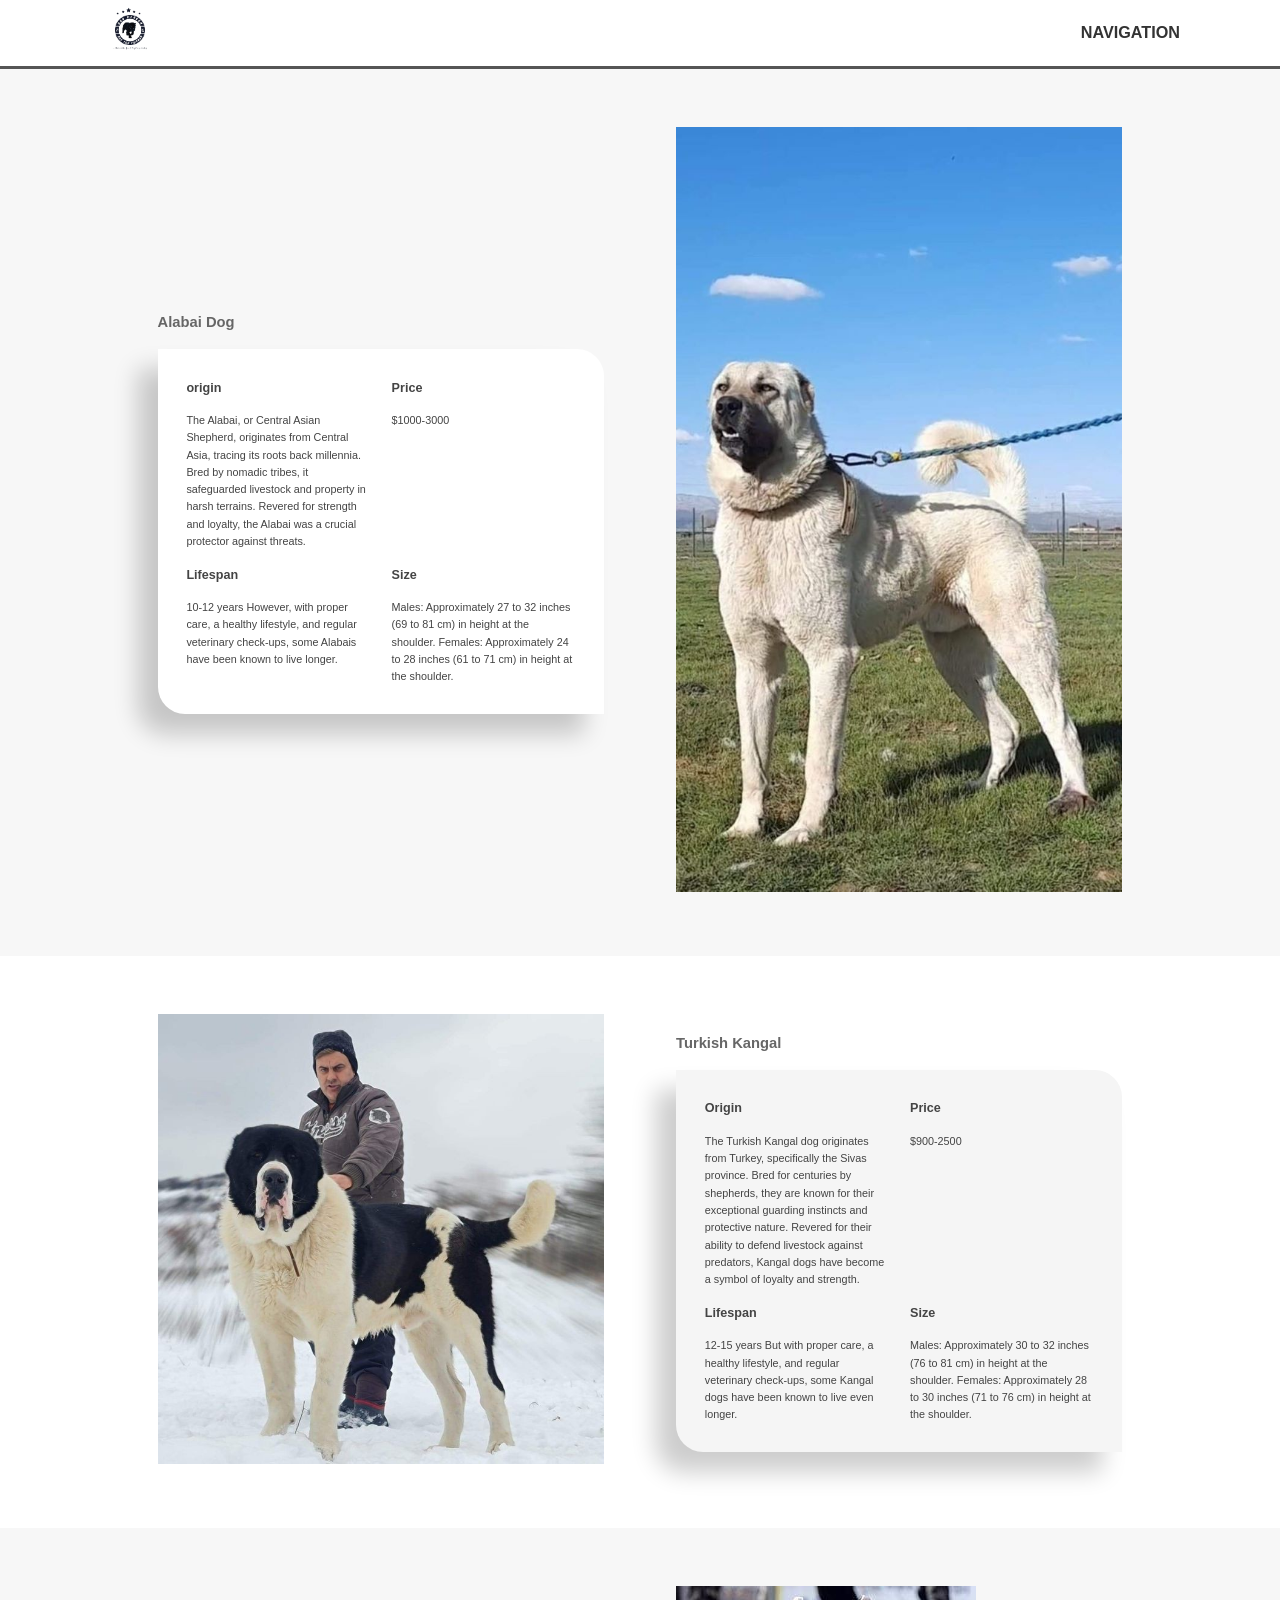
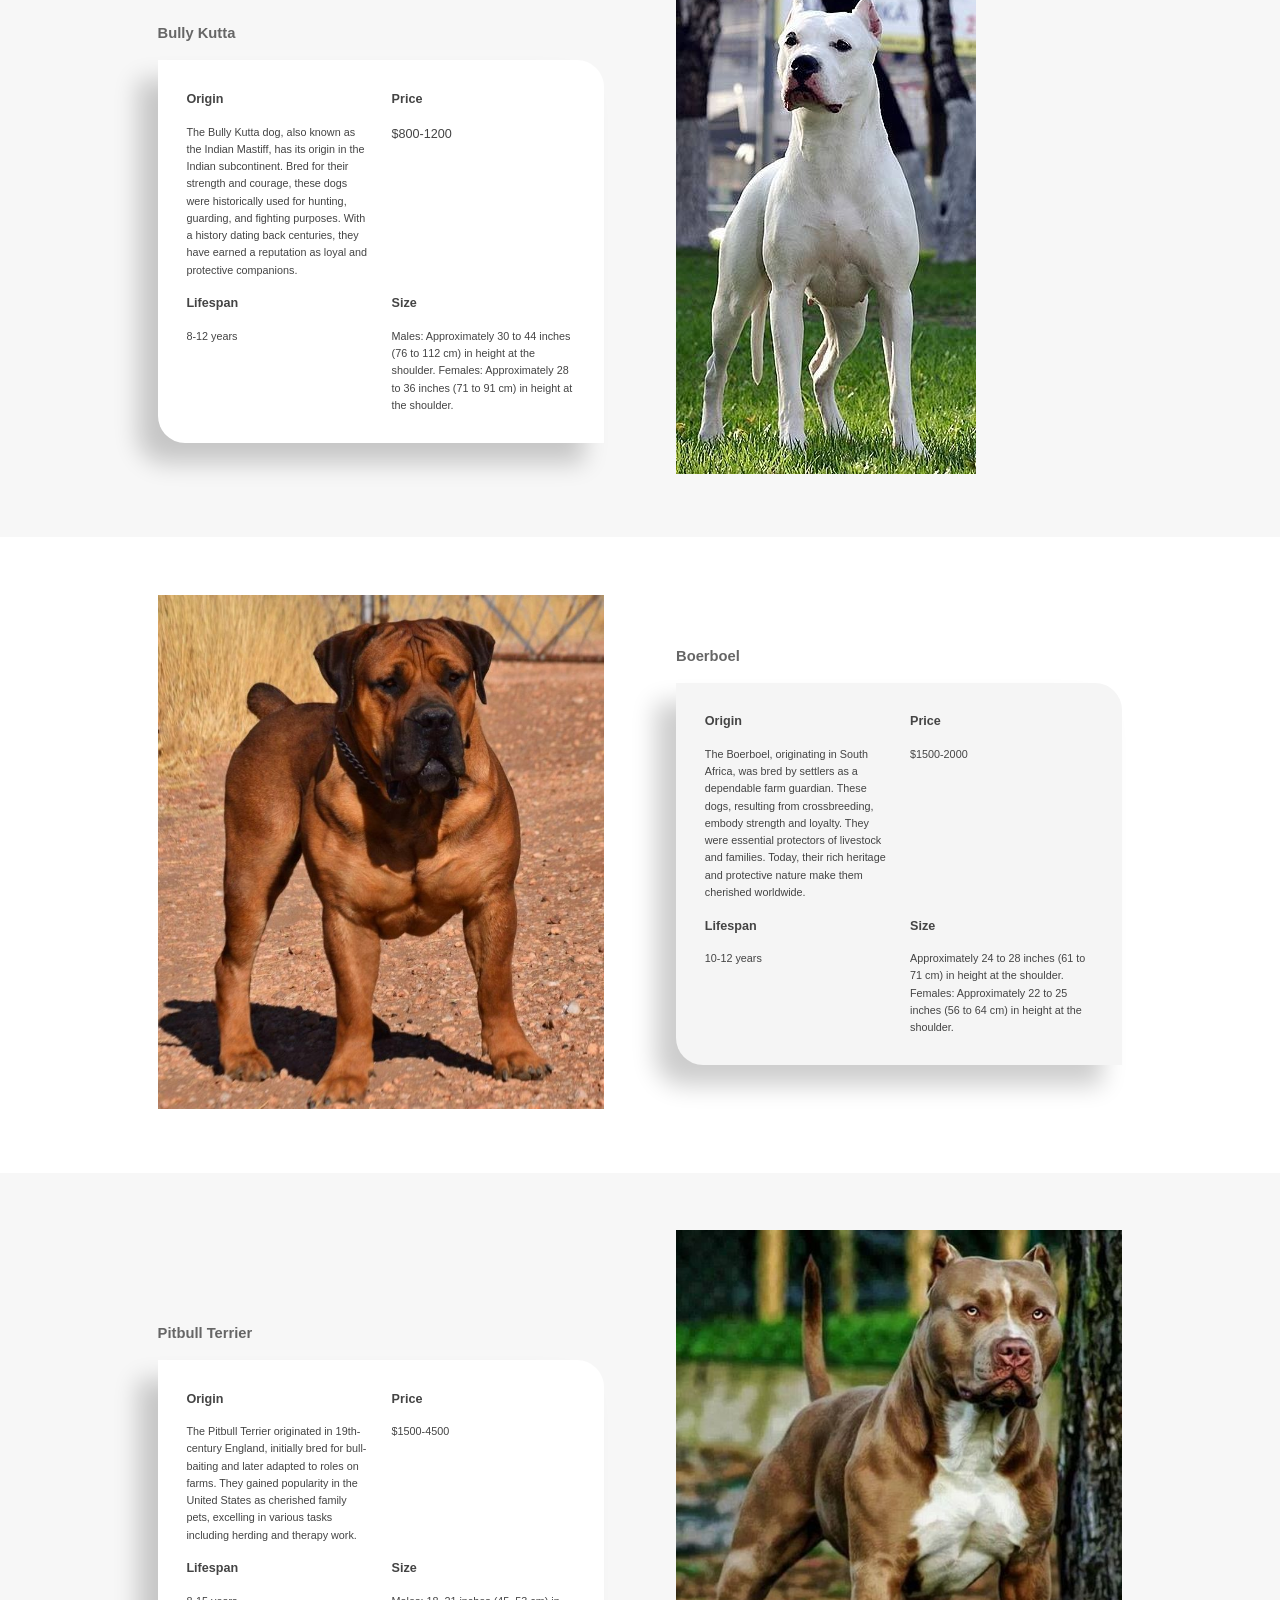
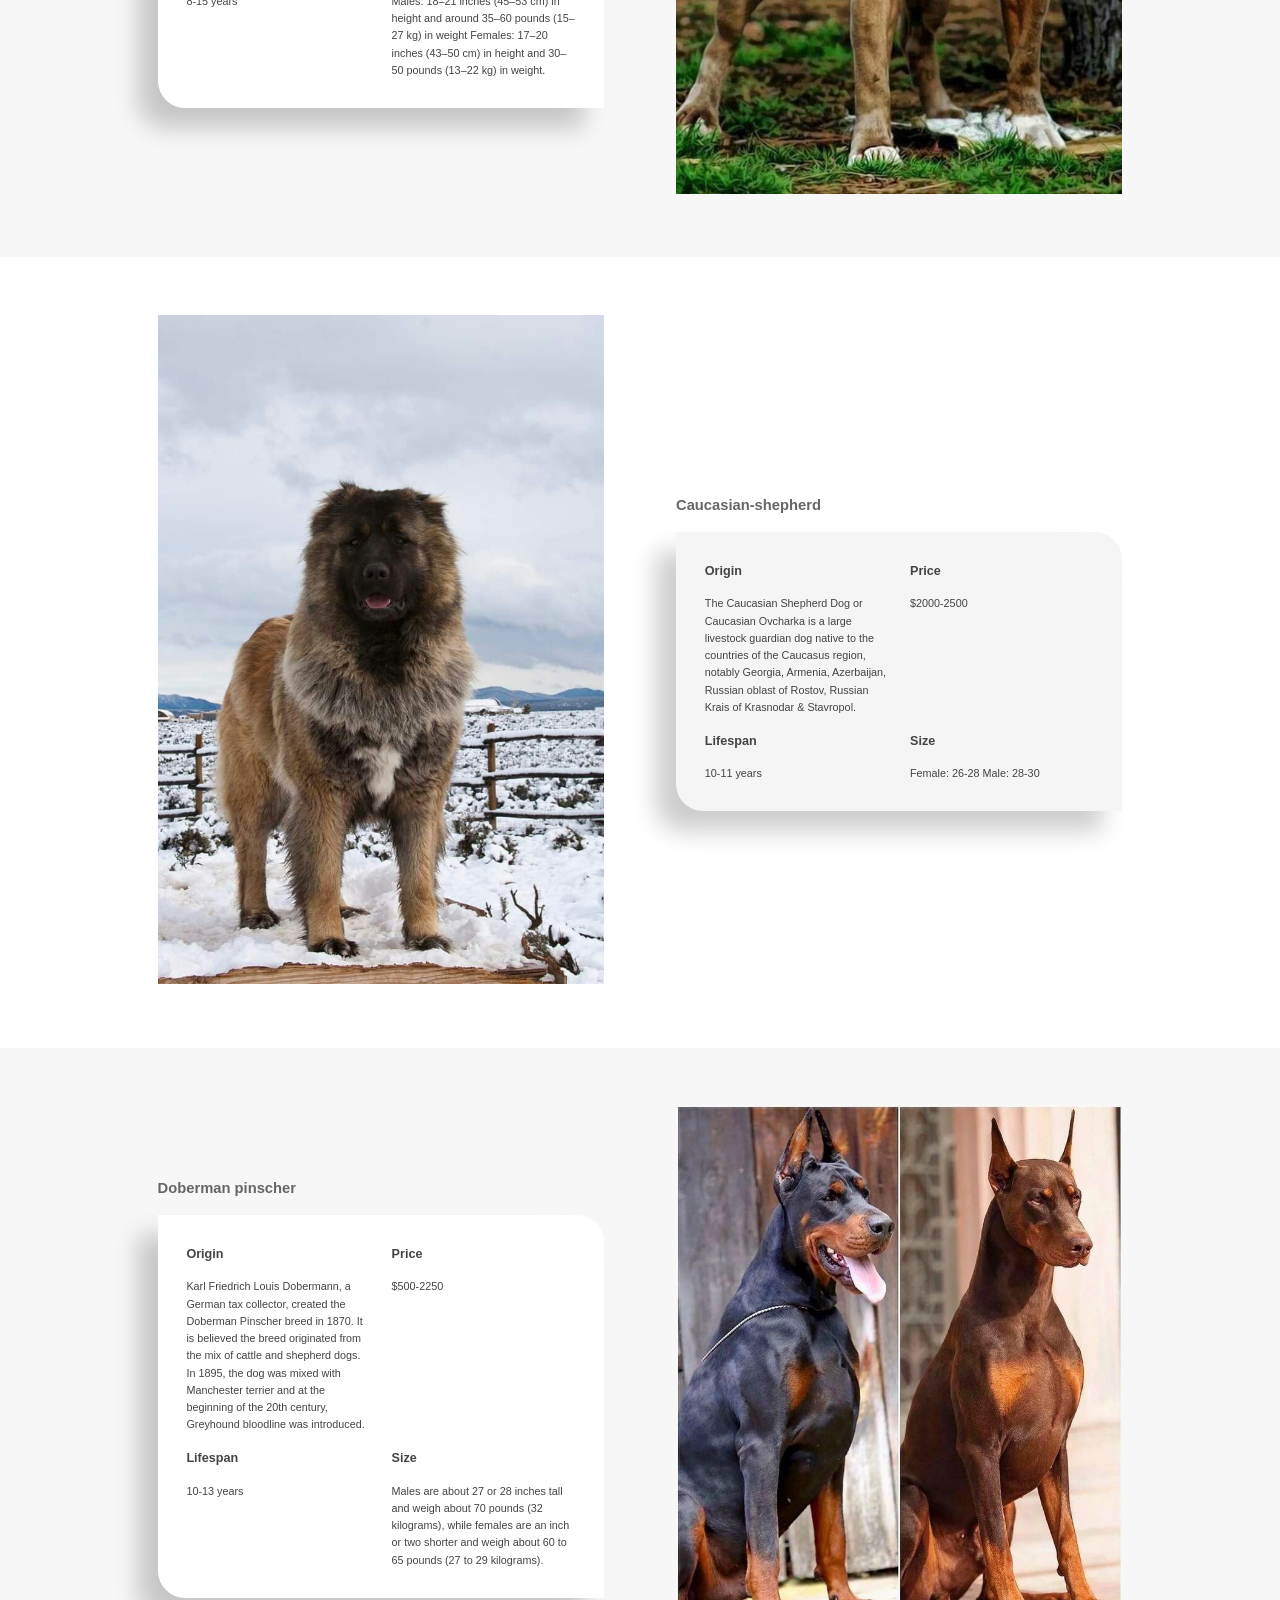
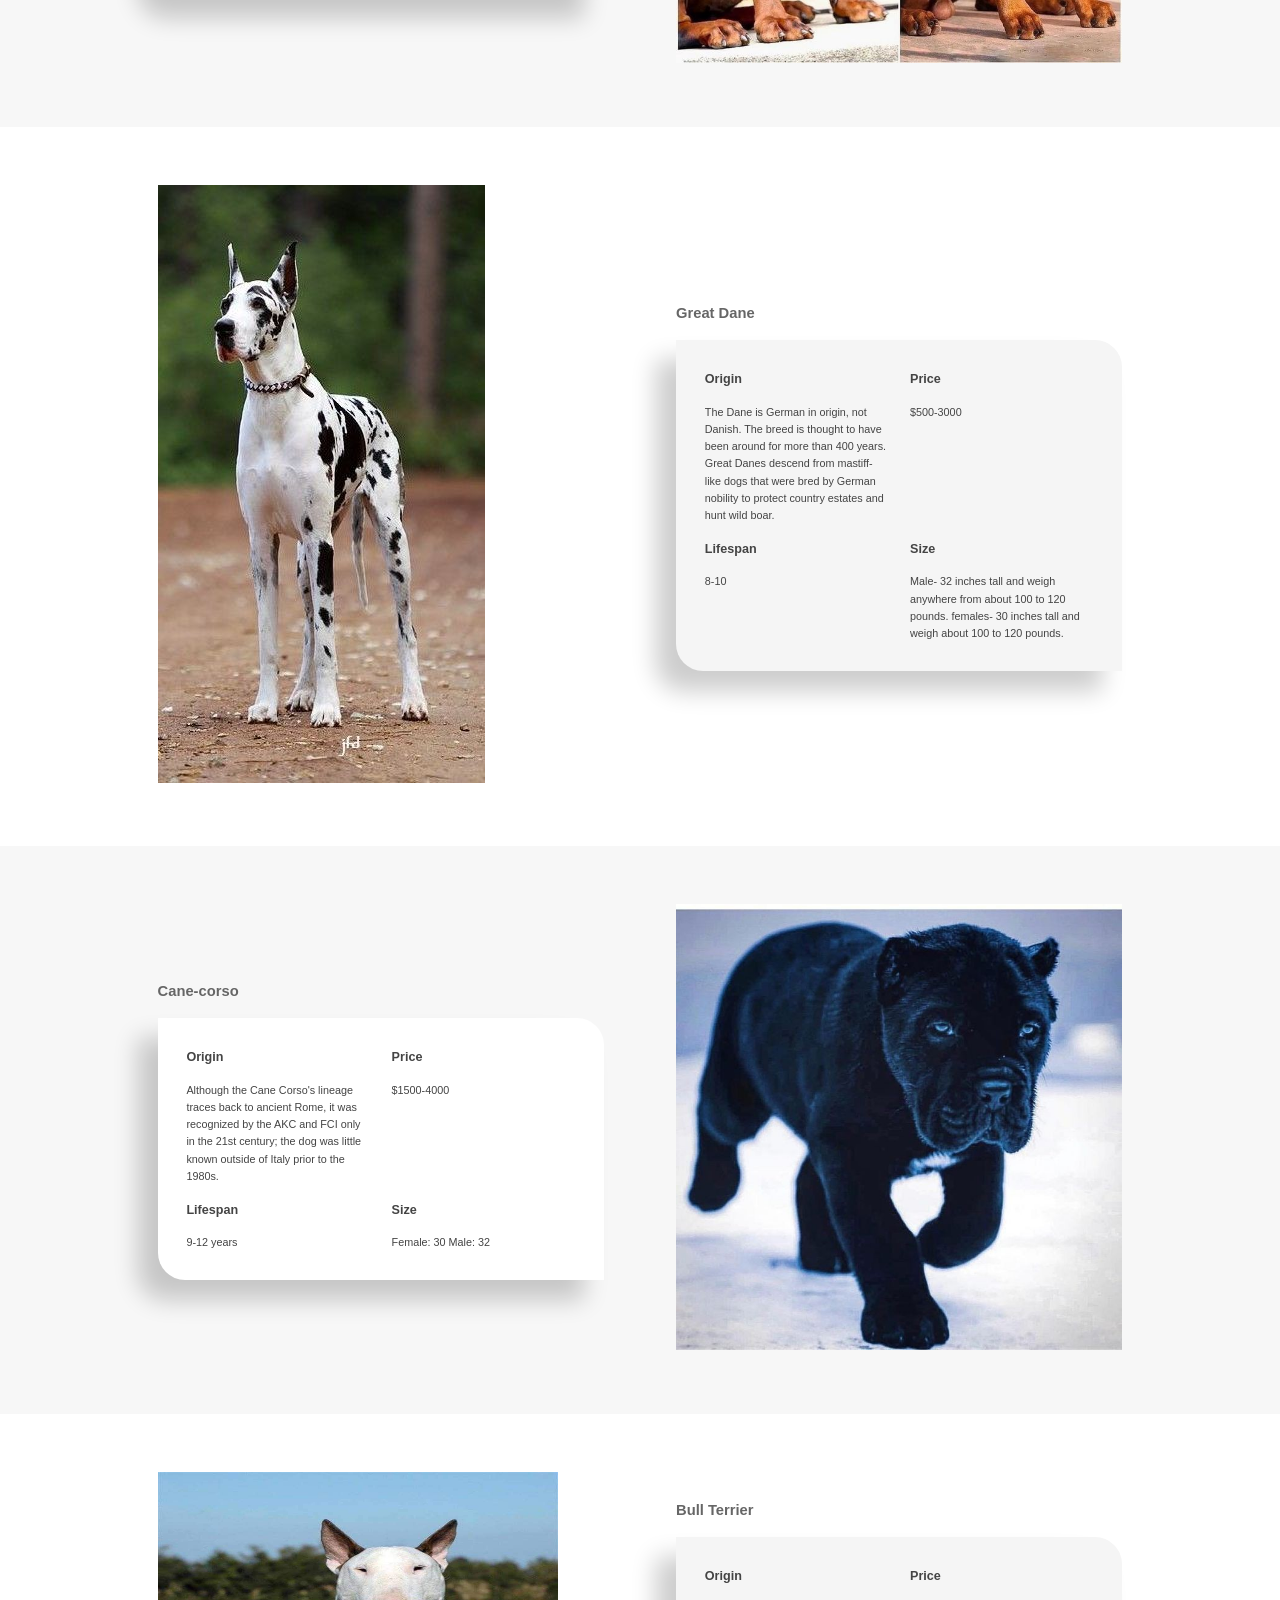
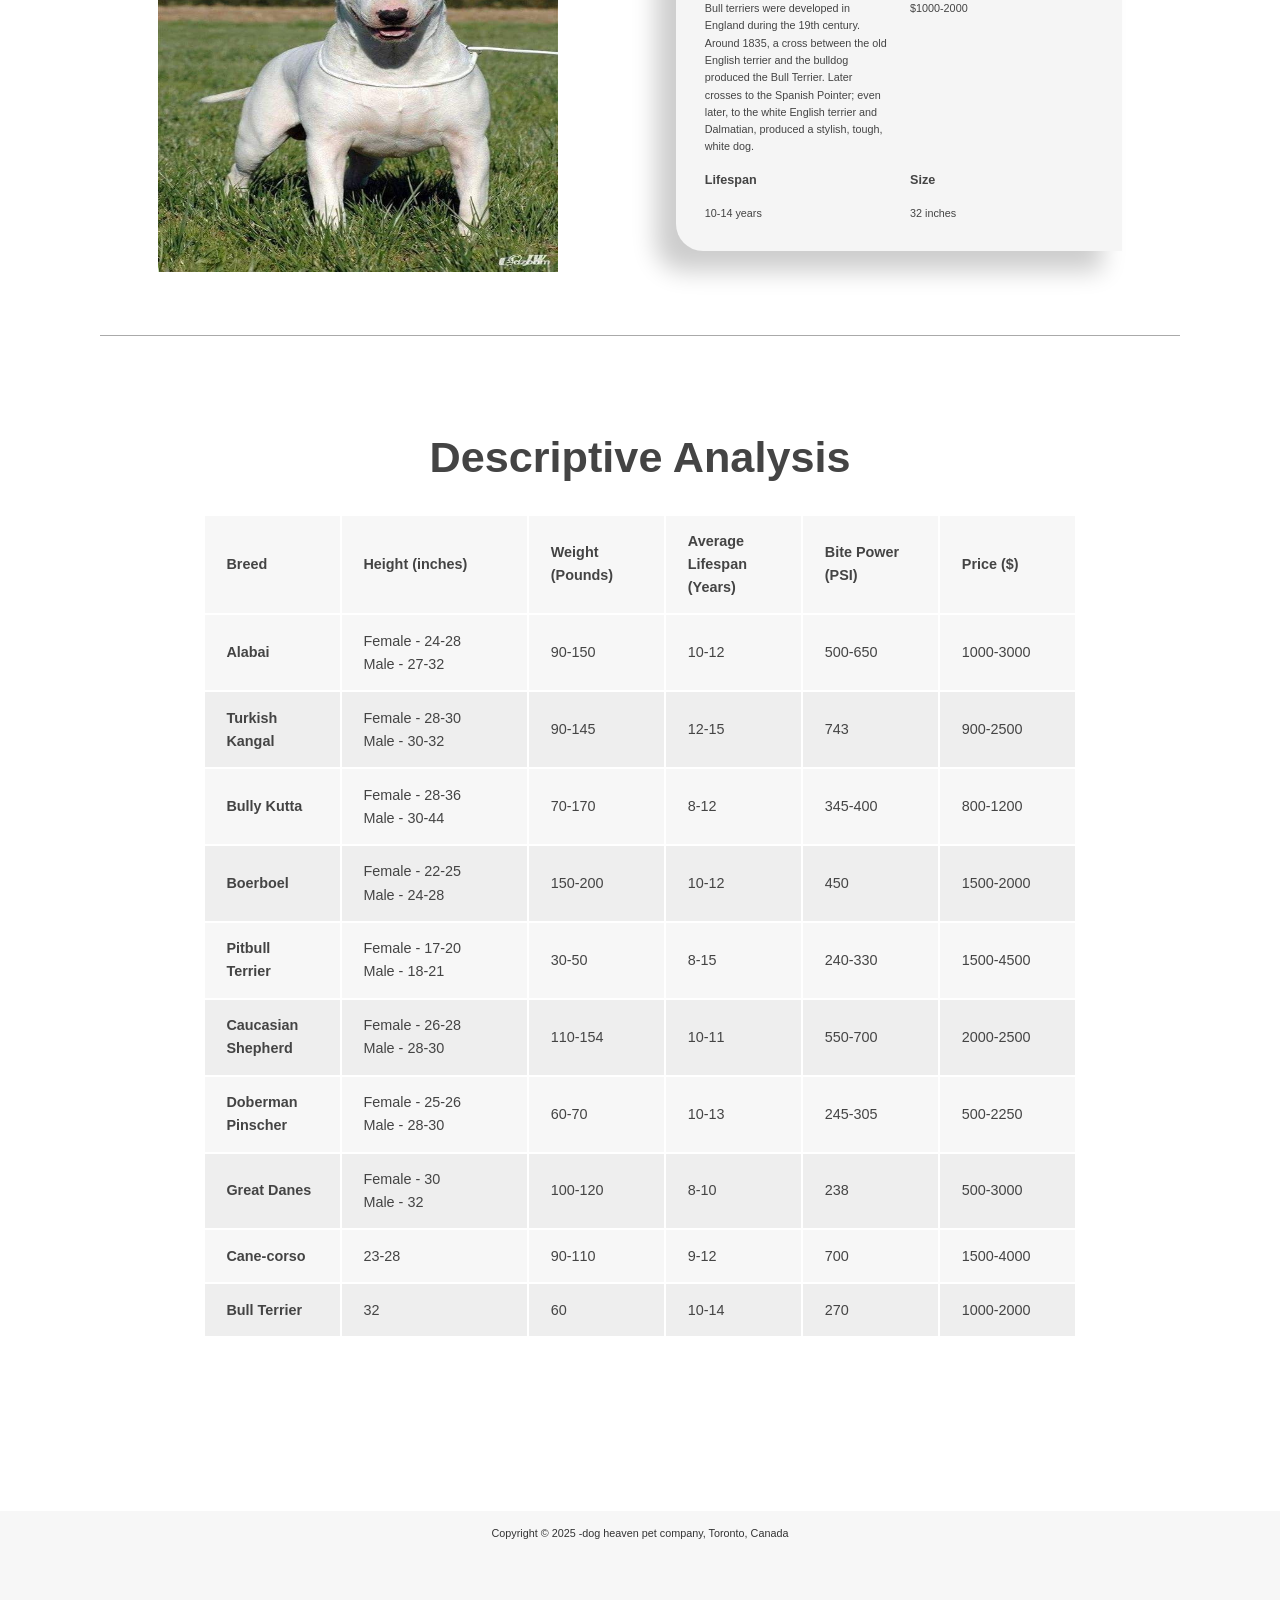
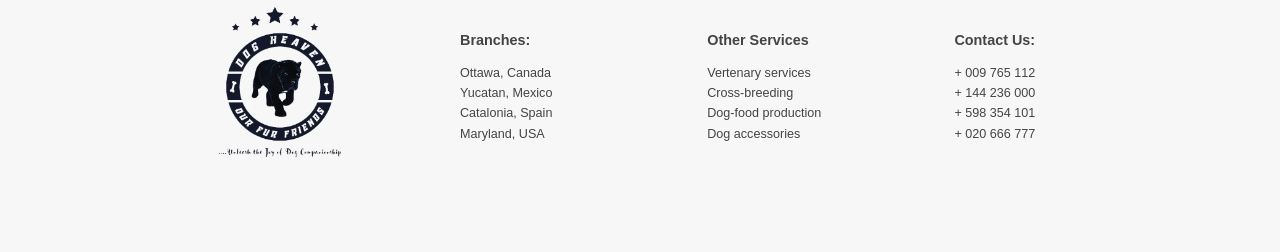
<file: target/dog-breeds/dogs.html>
<!DOCTYPE html>
<html lang="en">
<head>
    <meta charset="UTF-8">
    <meta name="viewport" content="width=device-width, initial-scale=1.0">
    
    <link rel="preconnect" href="https://fonts.googleapis.com">
    <link rel="preconnect" href="https://fonts.gstatic.com" crossorigin>
    <link href="https://fonts.googleapis.com/css2?family=Roboto:wght@300&family=Rubik:wght@400;500;600;700&display=swap" 
    rel="stylesheet">
    
    <title>Dog Collection</title>
    <link href="dogs.css" rel="stylesheet">
    <link href="dogquery.css" rel="stylesheet">
</head>


<body>
   
    <header>
        <div class="brand">

                <div class="container brand-container">
                    <div class="logo">
                        <img src="img/logo.png"
                        height="60"
                        width="60"
                        alt="logo">
                    </div>
                    
                    <div class="nav">
                        NAVIGATION
                    </div>
                </div>
                
        </div>
    </header>    
    
    
    
    <article class="article">

    
                <!-- BOX 1 -->


        <div class="boxes box-1">


                    <div class="container dog-properties dog-properties-1">
                        
                    
            
                        <div class="alabai-description">
                            <h3 class="alabai-header">
                                Alabai Dog
                            </h3>
            
                            <div class="description description-1">
                                <div>
                                    <h4 class="origin">
                                        origin
                                    </h4>
            
                                    <p class="origin-p">
                                        The Alabai, or Central Asian Shepherd, originates from Central Asia, tracing its roots back millennia. 
                                        Bred by nomadic tribes, it safeguarded livestock and property in harsh terrains. Revered for strength 
                                        and loyalty, the Alabai was a crucial protector against threats.
                                    </p>
                                </div>
            
                                <div>
                                
                                        <h4 class="price">
                                            Price
                                        </h4>
                                        <p class="price-p">
                                            $1000-3000
                                        </p>
                                    
                                </div>
                                
                                <div>
                                    <div>
                                        <h4 class="lifespan">
                                            Lifespan
                                        </h4>
                                        <p class="lifespan-p">
                                            10-12 years 
                                            However, with proper care, a healthy lifestyle, 
                                            and regular veterinary check-ups, some Alabais 
                                            have been known to live longer.
                                        </p>
                                    </div>
                                </div>
                                
                                <div>
                        
                                        <h4 class="size">
                                            Size
                                        </h4>
                                        <p class="size-p">
                                            Males: Approximately 27 to 32 inches (69 to 81 cm) in height at the shoulder.
                                            Females: Approximately 24 to 28 inches (61 to 71 cm) in height at the shoulder.
                                        </p>
                                
                                </div>
                            
                            </div>
                        </div>


                        <div class="alabai-img dog-img-box">
                            <img src="img/Alabai dog.jpg"
                             alt="alabai dog">
                        </div>


                    </div>
                </div>
        </div>

        
            

        <!-- BOX 2 -->



        <div class="boxes box-2">

            <div class="container dog-properties dog-properties-2">

                <div class="kangal-img dog-img-box">
                    <img src="img/Turkish kangal dog.jpg" class="dog-2"
                    alt="turkish kangal dog">
                </div>
                
    
                <div class="turkish-kangal-description">
                    <h3 class="turkish-kangal-header">
                        Turkish Kangal
                    </h3>
    
                    <div class="description description-2">
    
                        <div>
                            <h4 class="origin">Origin</h4>
                            <p class="origin-p">
                                The Turkish Kangal dog originates from Turkey, specifically the Sivas province. 
                                Bred for centuries by shepherds, they are known for their exceptional guarding 
                                instincts and protective nature. Revered for their ability to defend livestock 
                                against predators, Kangal dogs have become a symbol of loyalty and strength.
                            </p>
                        </div>
    
                        <div>
                            <h4 class="price">Price</h4>
                            <p class="price-p">
                                $900-2500
                            </p>
                        </div>
    
                        <div>
                            <h4 class="lifespan">Lifespan</h4>
                            <p class="lifespan-p">
                                12-15 years 
                                But with proper care, a healthy lifestyle, and regular veterinary check-ups, 
                                some Kangal dogs have been known to live even longer.
                            </p>
                        </div>
    
                        <div>
                            <h4 class="Size">
                                Size
                            </h4>
                            <p class="size-p">
                                Males: Approximately 30 to 32 inches (76 to 81 cm) in height at the shoulder.
                                Females: Approximately 28 to 30 inches (71 to 76 cm) in height at the shoulder.
                            </p>
                        </div>    
                    </div>
                </div>
            </div>
        </div>



        <!-- BOX 3 -->

        

        <div class="boxes box-3">

            <div class="container dog-properties dog-properties-3">
                
                
    
                <div class="bully-kutta-description">
                    <h3 class="bully-kutta-header">
                        Bully Kutta
                    </h3>
        
                    <div class="description description-3">
                        <div>
                            <h4 class="origin">Origin</h4>
                            <p class="origin-p">
                                The Bully Kutta dog, also known as 
                                the Indian Mastiff, has its origin in the Indian subcontinent. 
                                Bred for their strength and courage, these dogs were historically 
                                used for hunting, guarding, and fighting purposes. With a history 
                                dating back centuries, they have earned a reputation as loyal and 
                                protective companions.
                            </p>
                        </div>
        
                        <div>
                            <h4 class="price">Price</h4>
                            <div class="price-p">
                                $800-1200
                            </div>
                        </div>
        
                        <div>
                            <h4 class="lifespan">Lifespan</h4>
                            <p class="lifespan-p">
                                8-12 years
                            </p>
                        </div>
        
                        <div>
                            <h4 class="Size">
                                Size
                            </h4>
                            <p class="size-p">
                                Males: Approximately 30 to 44 inches (76 to 112 cm) in height at the shoulder.
                                Females: Approximately 28 to 36 inches (71 to 91 cm) in height at the shoulder.
                            </p>
                        </div>
                    </div>
                </div>



                <div class="Kutta-img dog-img-box">
                    <img src="img/Bully Kutta dog.jpg "
                    alt="bully kutta dog">
                </div>


            </div>
            
        </div>
        



        <!-- BOX 4 -->



        <div class="boxes box-4">

            <div class="container dog-properties dog-properties-4">

                
                <div class="boerboel-img dog-img-box">
                    <img src="img/Boerboel dog.jpg" class="boerboel"
                     alt="boerboel-dog">
                </div>
        
                <div class="boerboel-description">
                    <h3 class="boerboel-header">Boerboel</h3>
        
        
                    <div class="description description-4">
                        <div>
                            <h4 class="origin">Origin</h4>
                            <p class="origin-p">
                                The Boerboel, originating in South Africa, was bred by settlers as a dependable farm guardian. 
                                These dogs, resulting from crossbreeding, embody strength and loyalty. They were essential protectors 
                                of livestock and families. Today, their rich heritage and protective nature make them cherished worldwide.
                            </p>
                        </div>
            
                        <div>
                            <h4 class="lifespan">Price</h4>
                            <p class="price-p">
                                $1500-2000
                            </p>
                        </div>
            
                        <divv>
                            <h4 class="lifespan">Lifespan</h4>
                            <p class="lifespan-p">
                                10-12 years
                            </p>
                        </divv>
            
                        <div>
                            <h4 class="size">Size</h4>
                            <p class="size-p">
                                Approximately 24 to 28 inches (61 to 71 cm) in height at the shoulder.
                                Females: Approximately 22 to 25 inches (56 to 64 cm) in height at the shoulder.
                            </p>
                        </div>
                    </div>
                </div>
            </div>
            
        </div>
        

        <!-- BOX 5 -->



        <div class="boxes box-5">

            <div class="container dog-properties dog-properties-5">

                
                
        
                <div class="pitbull-description">
                    <h3 class="pitbull">
                        Pitbull Terrier
                    </h3>
        
                    <div class="description description-5">
                        <div>
                            <h4 class="origin">Origin</h4>
                            <p class="origin-p">
                                The Pitbull Terrier originated in 19th-century England, 
                                initially bred for bull-baiting and later adapted to roles on farms. 
                                They gained popularity in the United States as cherished family pets, 
                                excelling in various tasks including herding and therapy work.
                            </p>
                        </div>
        
                        <div>
                            <h4 class="price">Price</h4>
                            <p class="price-p">
                                $1500-4500
                            </p>
                        </div>
        
                        <div>
                            <h4 class="lifespan">Lifespan</h4>
                            <p class="lifespan-p">
                                8-15 years
                            </p>
                        </div>
        
                        <div>
                            <h4 class="size">Size</h4>
                            <p class="size-p">
                                Males: 18–21 inches 
                                (45–53 cm) in height and around 35–60 pounds (15–27 kg) in weight
                                Females: 17–20 inches (43–50 cm) in height and 30–50 pounds (13–22 kg) in weight.
                            </p>
                        </div>
                    </div>
                </div>


                <div class="pitbull-img dog-img-box">
                    <img src="img/pitbull dog.jpg"
                    alt="pitbull-dog">
                </div>


            </div>
            
        </div>
        



        <!-- BOX 6 -->



        <div class="boxes box-6">
            <div class="container dog-properties dog-properties-6">
                <div class="caucasian-img dog-img-box">
                    <img src="img/Caucasian shepherd dog.jpg"
                    alt="Caucasian-dog">
                </div>
                
        
                <div class="Caucasian-dog-description">
                    <h3 class="caucasian-dog-header">
                        Caucasian-shepherd
                    </h3>
        
                    <div class="description description-6">
                        <div>
                            <h4 class="origin">Origin</h4>
                            <p class="origin-p">
                                The Caucasian Shepherd Dog or Caucasian Ovcharka is a large livestock guardian 
                                dog native to the countries of the Caucasus region, notably Georgia, Armenia, 
                                Azerbaijan, Russian oblast of Rostov, Russian Krais of Krasnodar & Stavropol.
                            </p>
                        </div>
        
                        <div>
                            <h4 class="price">Price</h4>
                            <p class="price-p">
                                $2000-2500
                            </p>
                        </div>
        
                        <div>
                            <h4 class="lifespan">Lifespan</h4>
                            <p class="lifespan-p">
                                10-11 years
                            </p>
                        </div>
        
                        <div>
                            <h4 class="size">Size</h4>
                            <p class="size-p">
                                Female: 26-28
                                Male: 28-30
                            </p>
                        </div>
                    </div>
                </div>
            </div>
            
        </div>
        



        <!-- BOX 7 -->



        <div class="box box-7">
            <div class="container dog-properties dog-properties-7">
                
                
        
                <div class="doberman-dog-description">
                    <h3 class="Doberman-header">Doberman pinscher</h3>
        
        
                    <div class="description description-7">
                        <div>
                            <h4 class="origin">Origin</h4>
                            <p class="origin-p">
                                Karl Friedrich Louis Dobermann, a German tax collector, created 
                                the Doberman Pinscher breed in 1870. It is believed the breed originated 
                                from the mix of cattle and shepherd dogs. In 1895, the dog was mixed with 
                                Manchester terrier and at the beginning of the 20th century, Greyhound bloodline was introduced.
                            </p>
                        </div>
            
                        <div>
                            <h4 class="price">Price</h4>
                            <p class="price-p">
                                $500-2250
                            </p>
                        </div>
            
                        <div>
                            <h4 class="lifespan">
                                Lifespan
                            </h4>
                            <p class="lifespan-p">
                                10-13 years
                            </p>
                        </div>
            
                        <div>
                            <h4 class="size">Size</h4>
                            <p class="size-p">
                                Males are about 27 or 28 inches tall and weigh about 70 pounds (32 kilograms), 
                                while females are an inch or two shorter and weigh about 60 to 65 pounds (27 to 29 kilograms).
                            </p>
                        </div>
                    </div>
                </div>


                <div class="doberman-img dog-img-box">
                    <img src="img/doberman pinscher dog.jpg"
                    alt="doberman-dog">
                </div>


            </div>
            
        </div>
    


            <!-- BOX 8 -->
       

       <div class="boxes box-8">

        <div class="container dog-properties dog-properties-8">

            <div class="dane-img dog-img-box">
                <img src="img/great dane dog.jpg"
                alt="great dane dog">
            </div>
            

            <div class="great-dane-dog-description">
                <h3 class="great-dane-header">
                    Great Dane
                </h3>

                <div class="description description-8">
                    <div>
                        <h4 class="origin">Origin</h4>
                        <p class="origin-p">
                            The Dane is German in origin, not Danish. The breed is thought to have been around for more than 
                            400 years. Great Danes descend from mastiff-like dogs that were bred by German nobility to protect country 
                            estates and hunt wild boar.
                        </p>
                    </div>

                    <div>
                        <h4 class="price">Price</h4>
                        <p class="price-p">
                            $500-3000
                        </p>
                    </div>

                    <div>
                        <h4 class="lifespan">
                            Lifespan
                        </h4>
                        <p class="lifespan-p">
                            8-10
                        </p>
                    </div>

                    <div>
                        <h4 class="size">Size</h4>
                        <p class="size-p">
                            Male- 32 inches tall and weigh anywhere 
                            from about 100 to 120 pounds.
                            females- 30 inches tall and weigh about 100 to 120 pounds.
                        </p>
                    </div>
                </div>
            </div>
        </div>
            
       </div> 
            
       
       


       <!-- BOX 9 -->



       <div class="boxes box-9">

        <div class="container dog-properties dog-properties-9">
            
            


            <div class="cane-corso-description">
                <h3 class="cane-corso-dog-header">
                    Cane-corso
                </h3>

                <div class="description description-9">
                    <div>
                        <h4 class="origin">Origin</h4>
                        <p class="origin-p">
                            Although the Cane Corso's lineage traces back to ancient Rome, 
                            it was recognized by the AKC and FCI only in the 21st century; 
                            the dog was little known outside of Italy prior to the 1980s.
                        </p>
                    </div>

                    <div>
                        <h4 class="price">Price</h4>
                        <p class="price-p">
                            $1500-4000
                        </p>
                    </div>

                    <div>
                        <h4 class="lifespan">
                            Lifespan
                        </h4>
                        <p class="lifespan-p">
                            9-12 years
                        </p>
                    </div>

                    <div>
                        <h4 class="size">
                            Size
                        </h4>
                        <p class="size-p">
                            Female: 30
                            Male: 32
                        </p>
                    </div>
                </div>
            </div>


            <div class="corso-img dog-img-box">
                <img src="img/cane Corso dog.jpg"
                alt="Cane Corso-dog">
            </div>

        </div>
            
       </div>

        
       <!-- BOX 10 -->

       <div class="boxes box-10">

            <div class="container dog-properties dog-properties-9">
                <div class="bull terrier-img dog-img-box">
                    <img src="img/Bull terrier dog.jpg"
                    height="400" width="400" alt="bull terrier-dog">
                </div>
                
    
                <div class="bull-terrier-description">
                    <h3 class="bull-terrier-header">
                        Bull Terrier
                    </h3>
    
                    <div class="description description-10">
                        <div>
                            <h4 class="origin">Origin</h4>
                            <p class="origin-p">
                                Bull terriers were developed in England during the 19th century. 
                                Around 1835, a cross between the 
                                old English terrier and the bulldog 
                                produced the Bull Terrier. Later crosses to the Spanish Pointer; even 
                                later, to the white English terrier and Dalmatian, produced a stylish, 
                                tough, white dog.
                            </p>
                        </div>
    
                        <div>
                            <h4 class="price">Price</h4>
                            <p class="price-p">
                                $1000-2000
                            </p>
                        </div>
    
                        <div>
                            <h4 class="lifespan">Lifespan</h4>
                            <p class="lifespan-p">
                                10-14 years
                            </p>
                        </div>
    
                        <div>
                            <h4 class="size">Size</h4>
                            <p class="size-p">
                                32 inches
                            </p>
                        </div>
                    </div>
                </div>
            </div>
            
       </div>
        
  
    </div>






    
    <div class="table-container container">
    
    <h4 class="table-header">
        Descriptive Analysis
    </h4>
    

                    <table>
                        <thead >

                            <tr>
                                <th>Breed</th>
                                <th>Height (inches)</th>
                                <th>Weight (Pounds)</th>
                                <th>Average Lifespan (Years)</th>
                                <th>Bite Power (PSI)</th>
                                <th>Price ($)</th>
                            </tr>
                            
                        </thead>
                
                
                        <tbody>

                            <tr>
                                <th>Alabai</th>
                                <td>
                                    <p>Female - 24-28</p>
                                    <p>Male - 27-32</p>
                                </td>
                                <td>90-150</td>
                                <td class="table-lifespan">10-12</td>
                                <td>500-650</td>
                                <td>1000-3000</td>
                            </tr>
                
                            <tr>
                                <th>Turkish Kangal</th>
                                <td>
                                    <p>Female - 28-30</p>
                                    <p>Male - 30-32</p>
                                </td>
                                <td>90-145</td>
                                <td class="table-lifespan">12-15</td>
                                <td>743</td>
                                <td>900-2500</td>
                            </tr>

                            <tr>
                                <th>Bully Kutta</th>
                                <td>
                                    <p>Female - 28-36</p>
                                    <p>Male - 30-44</p>
                                </td>
                                <td>70-170</td>
                                <td class="table-lifespan">8-12</td>
                                <td>345-400</td>
                                <td>800-1200</td>
                            </tr>

                            <tr>
                                <th>Boerboel</th>
                                <td>
                                    <p>Female - 22-25</p>
                                    <p>Male - 24-28</p>
                                </td>
                                <td>150-200</td>
                                <td class="table-lifespan">10-12</td>
                                <td>450</td>
                                <td>1500-2000</td>
                            </tr>

                            <tr>
                                <th>Pitbull Terrier</th>
                                <td>
                                    <p>Female - 17-20</p>
                                    <p>Male - 18-21</p>
                                </td>
                                <td>30-50</td>
                                <td class="table-lifespan">8-15</td>
                                <td>240-330</td>
                                <td>1500-4500</td>
                            </tr>

                            <tr>
                                <th>Caucasian Shepherd</th>
                                <td>
                                    <p>Female - 26-28</p>
                                    <p>Male - 28-30</p>
                                </td>
                                <td>110-154</td>
                                <td class="table-lifespan">10-11</td>
                                <td>550-700</td>
                                <td>2000-2500</td>
                            </tr>

                            <tr>
                                <th>Doberman Pinscher</th>
                                <td>
                                    <p>Female - 25-26</p>
                                    <p>Male - 28-30</p>
                                </td>
                                <td>60-70</td>
                                <td class="table-lifespan">10-13</td>
                                <td>245-305</td>
                                <td>500-2250</td>
                            </tr>

                            <tr>
                                <th>Great Danes</th>
                                <td>
                                    <p>Female - 30</p>
                                    <p>Male - 32</p>
                                </td>
                                <td>100-120</td>
                                <td class="table-lifespan">8-10</td>
                                <td>238</td>
                                <td>500-3000</td>
                            </tr>

                            <tr>
                                <th>Cane-corso</th>
                                <td>
                                    <p>23-28</p>
                                </td>
                                <td>90-110</td>
                                <td class="table-lifespan">9-12</td>
                                <td>700</td>
                                <td>1500-4000</td>
                            </tr>

                            <tr>
                                <th>Bull Terrier</th>
                                <td><p>32</p></td>
                                <td>60</td>
                                <td class="table-lifespan">10-14</td>
                                <td>270</td>
                                <td>1000-2000</td>
                            </tr>

                        </tbody>
                    </table>
                </div>
    </article>
    




    <footer>
        <div class="container">
            <p class="footer-p">
                Copyright ©️ 2025 -dog heaven pet company, Toronto, Canada
            </p>

            <div class="footer-text-img">
     
                <img src="img/logo.png">

                <div class="footer-inner">
                    <div class="location-box">
                        <h4 class="location-header">
                            Branches:
                        </h4>
    
                        <ul class="location-list">
                            <li>Ottawa, Canada</li>
                            <li>Yucatan, Mexico</li>
                            <li>Catalonia, Spain</li>
                            <li>Maryland, USA</li>
                        </ul>
                    </div>
    
                    <div class="service-box">
                        <h4 class="service-header">
                            Other Services
                        </h4>
    
                        <ul class="service-list">
                            <li>Vertenary services</li>
                            <li>Cross-breeding</li>
                            <li>Dog-food production</li>
                            <li>Dog accessories</li>
                        </ul>
                    </div>

                    <div class="contact-box">
                        <h4 class="contact-header">
                            Contact Us:
                        </h4>

                        <ul class="contact-list">
                            <li>+ 009 765 112</li>
                            <li>+ 144 236 000</li>
                            <li>+ 598 354 101</li>
                            <li>+ 020 666 777</li>
                        </ul>
                    </div>
                </div>
            </div>
            
        </div>
        
    </footer>


</body>


</html>
</file>
<file: target/dog-breeds/dogs.css>
/* Font-size
79, 56, 40, 28, 20, 14 

Spacing system

 2 / 4 / 8 / 12 / 16 / 24 / 32 / 48 / 64 / 80 / 96 / 128 */

/* GLOBAL SETTINGS */

* {
    margin: 0;
    padding: 0;
    box-sizing: border-box;
 }

 body {
    color: #444;
    font-size: 1.4rem;
    font-family: sans-serif;
    line-height: 1.6;
    overflow-x: hidden;
 }

 html {
   font-size: 62.5%;
   overflow-x: hidden;
 }

 h3 {
   color: #666;
 }

 h4 {
   margin-bottom: 1.6rem;
  
 }

 p {
   font-size: 1.2rem;
   line-height: 1.6;
 }

 .container {
   max-width: 120rem;
   margin: 0 auto;
 }



 /* HEADING */


 header {
   border-bottom: 3px solid #555;
   /* margin-bottom: 96px; */
   background: #fff;
   color: #555;
 }

 .brand-container {
    display: flex;
    align-items: center;
    justify-content: space-between;
}

.nav {
   font-size: 1.8rem;
   color: #333;
   font-weight: 700;
}



/* ARTICLE */


.dog-properties {
   display: grid;
   grid-template-columns: repeat(2, 1fr);
   align-items: center;
   column-gap: 8.0rem;
   row-gap: 4rem;
   margin-bottom: 0;
   padding: 6.4rem;
 }

 img {
   max-width: 100%;
}


.article 
.box-3, 
.article 
.box-5, 
.article 
.box-7, 
.article 
.box-9, 
.article 
.box-1 {
  background: #f7f7f7;
}



/* Boxes */


.description {
   margin-top: 1.6rem;
   display: grid;
   grid-template-columns: 1fr 1fr;
   /* align-items: center; */
   column-gap: 2.4rem;
   row-gap: 1.6rem;
   box-shadow: -20px 20px 25px rgba(0, 0, 0, 0.2);
   padding: 3.2rem;
   /* border: 1px solid #666; */
   background: #f5f5f5;
   border-bottom-left-radius: 3.0rem;
   border-top-right-radius: 3.0rem;
   max-width: 100%;
}


.description-1,
.description-3, 
.description-5, 
.description-7, 
.description-9 {
   background: #fff;
}




/* TABLE */


.table-container {
   display: flex;
   flex-direction: column;
   align-items: center;  
   padding: 9.6rem 0;
   border-top: 1px solid #aaa;
}


.table-header {
   color: #444;
   font-size: 4.8rem;
   margin-bottom: 2.4rem;
}


table, td p {
   text-align: left;
   font-size: 1.6rem;
   /* border-collapse: collapse; */
}

th, td {
   padding: 1.6rem 2.4rem;
   width: 15rem;
   color: #444;
}

td p {
   width: 15.8rem;
}

th  {
   color: #444;  
   font-weight: 600;
}

tr:nth-child(even) {
   color: #444;
   background: #eee;
   
}

tr:nth-child(odd) {
   background: #f7f7f7;
}



/* FOOTER STYLE */

footer {
   padding: 0 0 6.4rem 0;
   margin-top: 9.6rem;
   background: #f7f7f7;
}

footer h4 {
   margin-bottom: 1.2rem;
   font-size: 1.6rem;
   color: #444;
}

.footer-p {
   text-align: center;
   color: #333;
   padding: 1.6rem 0;
   margin-bottom: 2.4rem;
   /* width: 120rem; */
}

.footer-text-img {
   display: grid;
   grid-template-columns: 1fr 2fr;
   align-items: center;
   justify-content: center;
}

.footer-text-img img {
   max-width: 60%;
   justify-self: center;   
}

.footer-inner {
   /* width: 60rem; */
   color: #444;
   display: grid;
   grid-template-columns: 1fr 1fr 1fr;
   /* margin-bottom: 64px; */
   gap: 2.4rem;
}

ul {
   list-style: none;
   display: flex;
   flex-direction: column;
   /* gap: 8px; */
}
</file>
<file: target/dog-breeds/dogquery.css>
/* BELOW 1350PX */

@media (max-width: 84em) {
    html {
        font-size: 56.25%;
    }
}

/* BELOW 1200PX */

@media (max-width: 75em) {
    html {
        font-size: 50%;
    }
}

/* BELOW 944PX */

@media (max-width: 60em) {

    .dog-properties {
        /* grid-template-columns: 1fr; */
        padding: 6.4rem 2.4rem;
    }
}

/* BELOW 750PX */

@media (max-width: 47em) {
    html {
        font-size: 43.7%;
    }

    h3 {
        text-align: center;
        font-size: 1.8rem;
        margin-bottom: 2.4rem;
    }

    h4 {
        color: #333;
    }

    .table-container {
        padding: 9.6rem 2rem;
    }

    .dog-properties {
        display: grid;
        grid-template-columns: repeat(1, 1fr);
    }

    .description {
        max-width: 75%;
        font-size: 1.6rem;
        margin: 0 auto;
        border: none;
    }

    .dog-img-box {
        text-align: center;
        grid-row: 1;
    }


}

/* BELOW 550PX */

@media (max-width: 34em) {
    html {
        font-size: 31.2%;
    }

    img {
        /* max-width: 60%; */
        max-height: 50%;
    }
}
</file>
